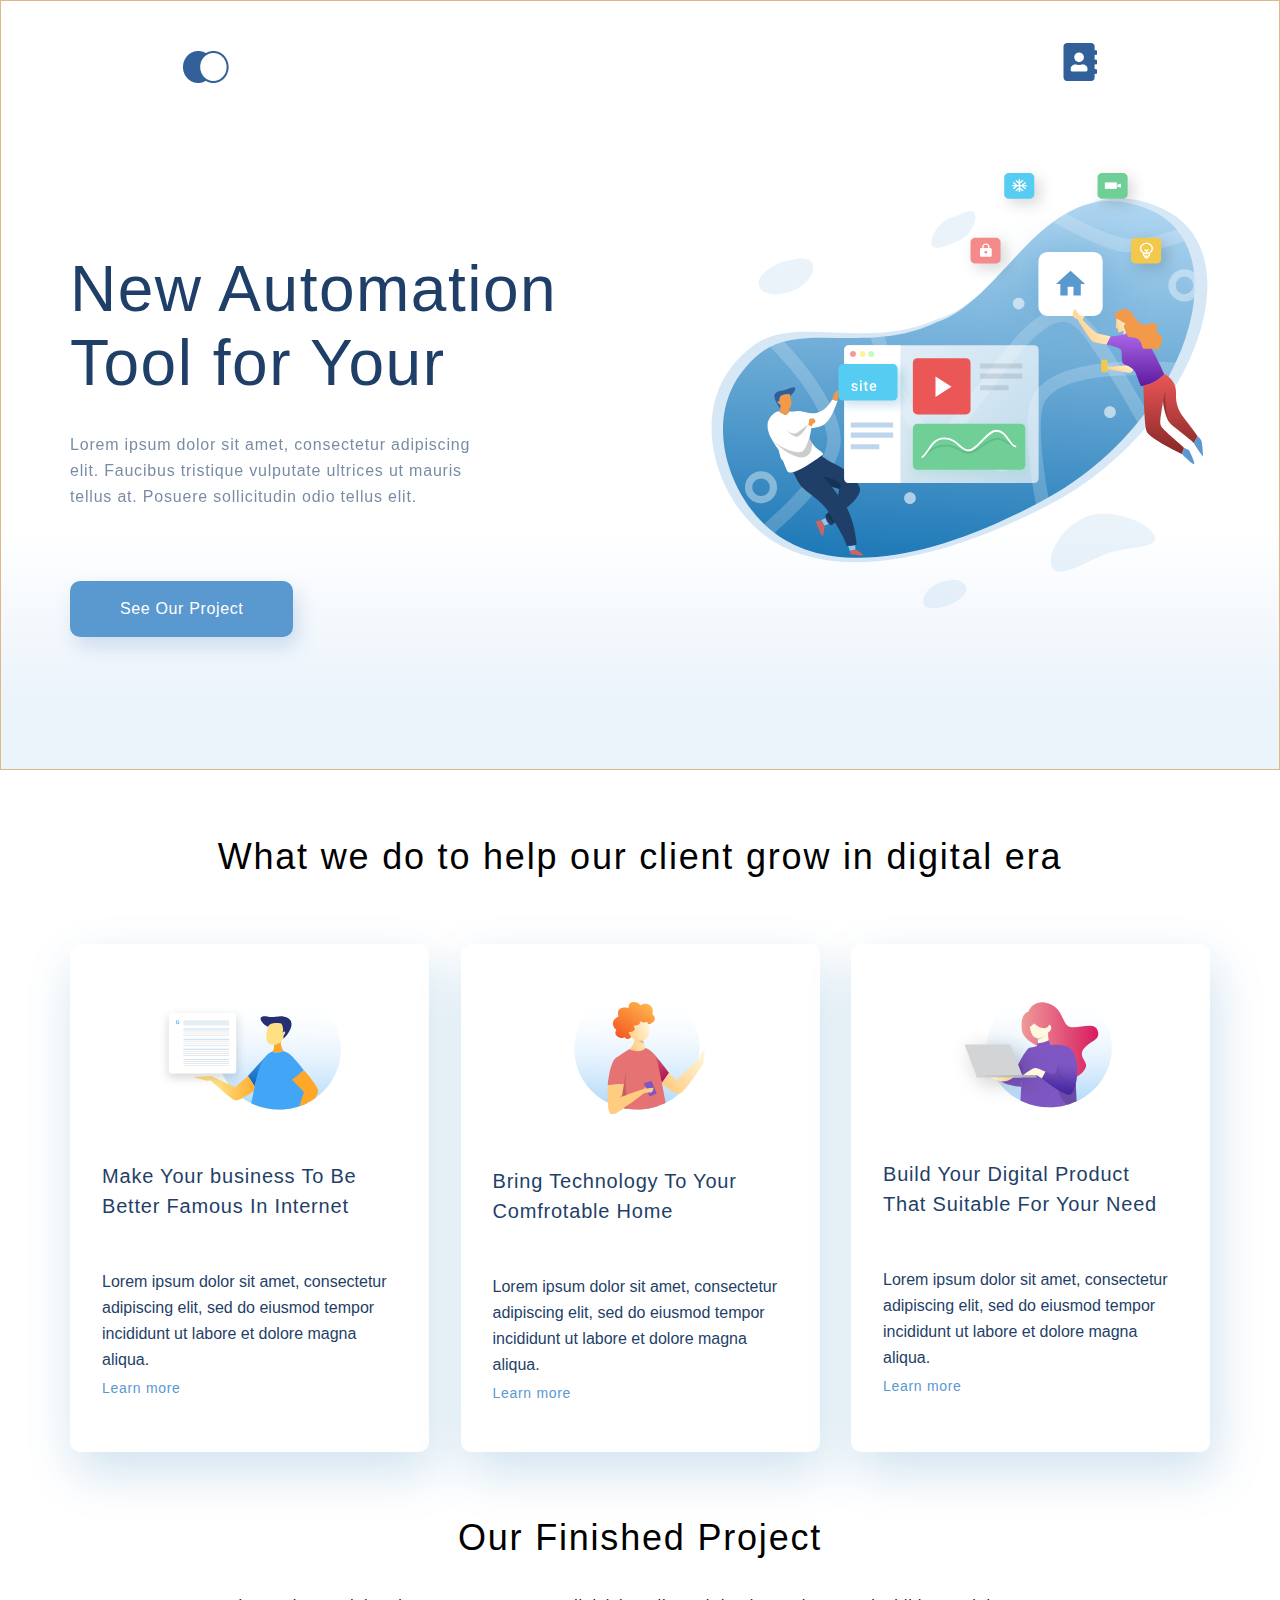
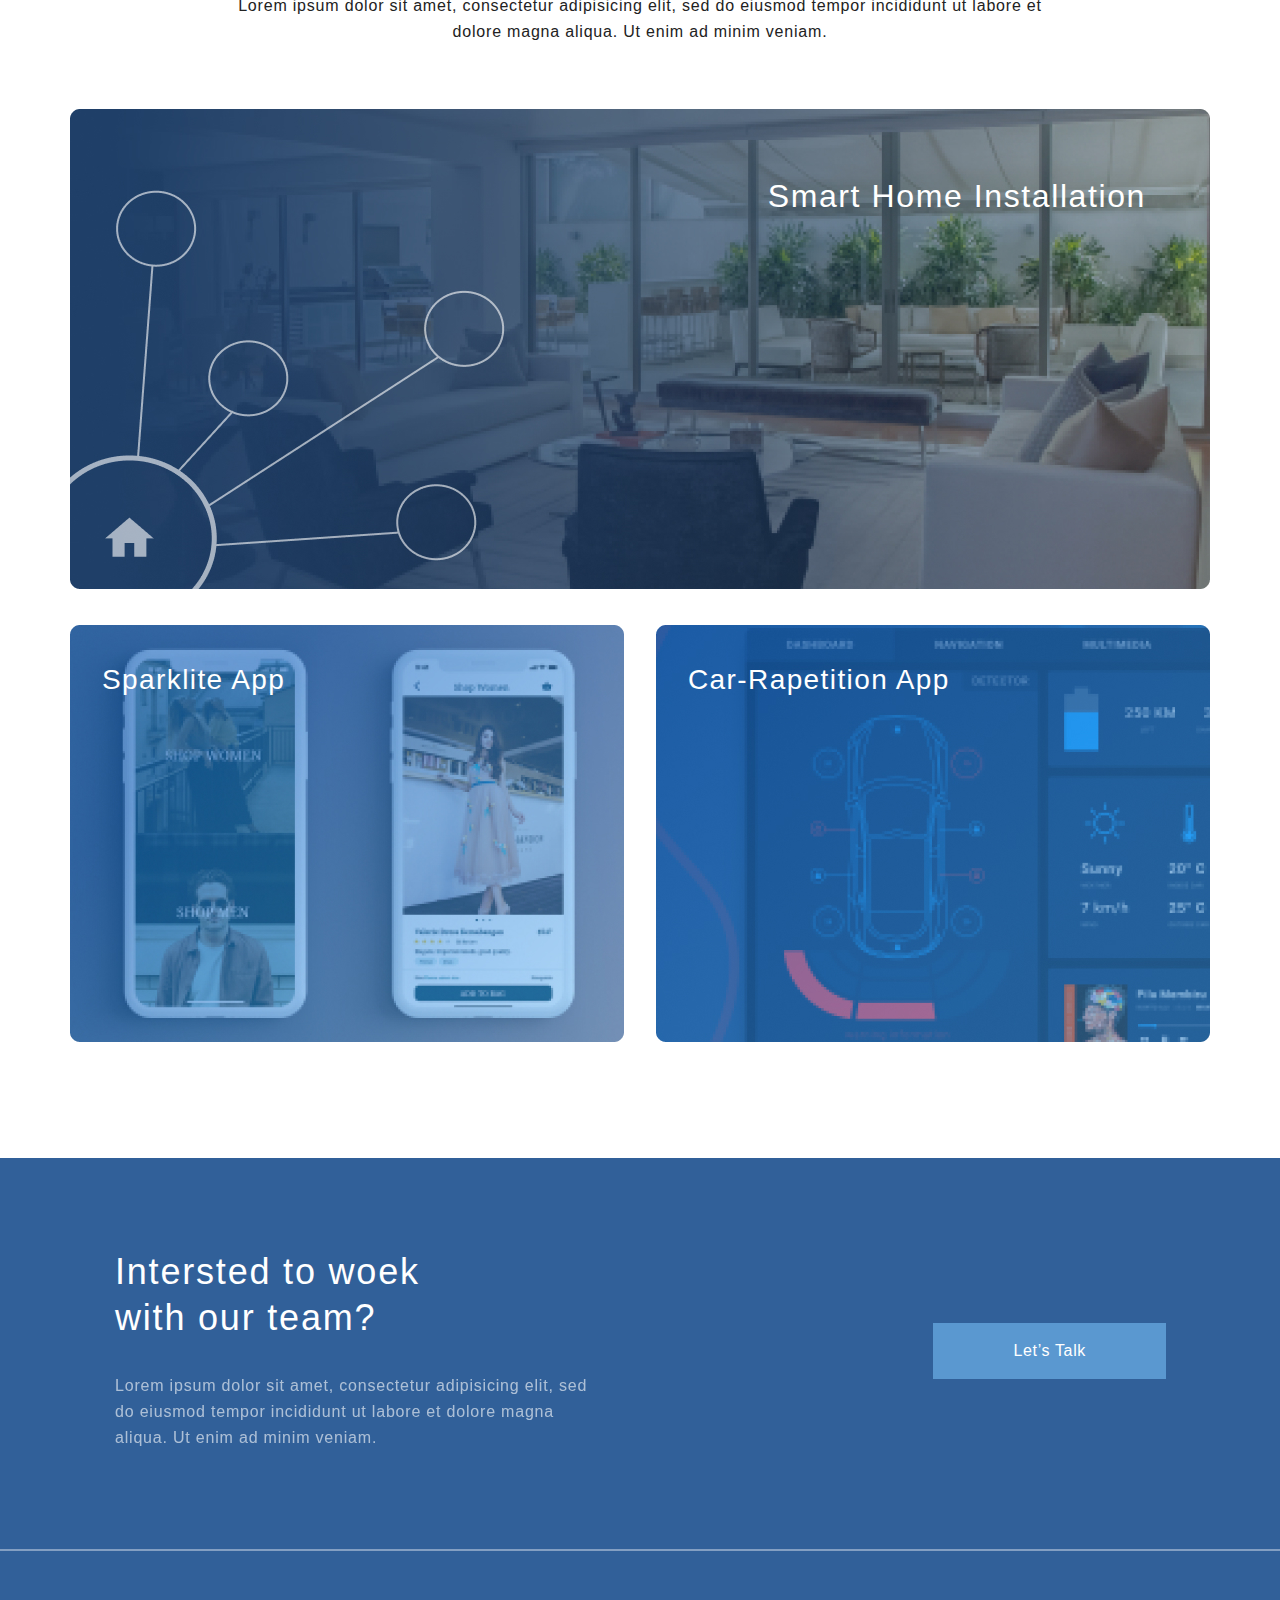
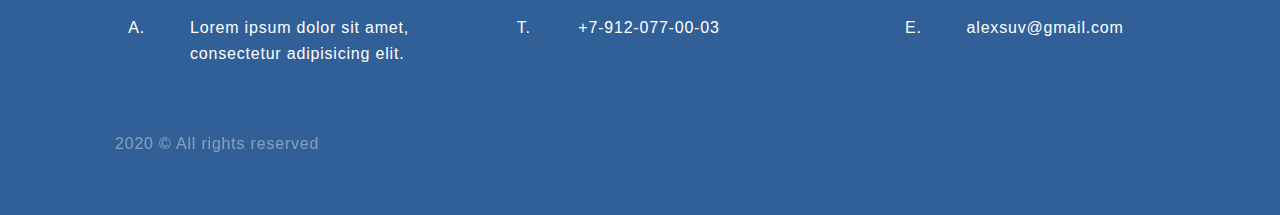
<file: index.html>
<!DOCTYPE html>
<html lang="en">

<head>
    <meta charset="UTF-8">
    <meta name="viewport" content="width=device-width, initial-scale=1.0">
    <title>Document</title>
    <link rel="stylesheet" href="style.css">


</head>


<body>
    <div class="top">
        <div class="container top_content_box">
            <ul class="menu">
                <li><a id="top" href="index.html"><img src="pictures/logo.jpg" alt="logo"></a></li>
                <li><a href="contacts.html"><img src="pictures/Vector.jpg" alt="Vector"></a></li>
            </ul>
            <div class="top_info">
                <h1 class="heading1">New Automation Tool for Your</h1>
                <p class="punderh1">Lorem ipsum dolor sit amet, consectetur adipiscing elit. Faucibus tristique
                    vulputate ultrices ut mauris tellus at. Posuere sollicitudin odio tellus elit.</p>
                <a href="#" class="top_button">See Our Project</a>
            </div>
        </div>
    </div>


    <div class="what_we_do container">
        <h3 class="heading3">What we do to help our client grow in digital era</h3>
        <div class="cards">
            <div class="what_we_do_item">
                <img src="pictures/c-1.svg" class="card_img" alt="card 1">
                <h4 class="heading4 head_mini">Make Your business To Be
                    Better Famous In Internet</h4>
                <p>Lorem ipsum dolor sit amet, consectetur adipiscing elit, sed do eiusmod tempor incididunt ut labore
                    et dolore magna aliqua.
                </p>
                <a href="" class="card__link">Learn more</a>
            </div>
            <div class="what_we_do_item">
                <img src="pictures/c-2.svg" class="card_img" alt="card 2">
                <h4 class="heading4">Bring Technology To Your Comfrotable Home</h4>
                <p>Lorem ipsum dolor sit amet, consectetur adipiscing elit, sed do eiusmod tempor incididunt ut labore
                    et dolore magna aliqua.
                </p>
                <a href="" class="card__link">Learn more</a>
            </div>
            <div class="what_we_do_item">
                <img src="pictures/c-3.svg" class="card_img" alt="card 3">
                <h4 class="heading4">Build Your Digital Product That Suitable For Your Need</h4>
                <p>Lorem ipsum dolor sit amet, consectetur adipiscing elit, sed do eiusmod tempor incididunt ut labore
                    et dolore magna aliqua.
                </p>
                <a href="" class="card__link">Learn more</a>
            </div>
        </div>

    </div>

    <div class="project container">
        <h3 class="heading3 progect-heading3">Our Finished Project</h3>
        <p class="text_project">Lorem ipsum dolor sit amet, consectetur adipisicing elit, sed do eiusmod tempor
            incididunt ut labore et dolore magna aliqua. Ut enim ad minim veniam.</p>
        <div class="project__item">
            <img class="project__img" src="pictures/MaskGroup.jpg" alt="photo">
            <p class="project__text">Smart Home Installation</p>
        </div>
        <div class="project__parent">
            <div class="project__item project__item_marg">
                <img class="project__img" src="pictures/MaskGroup_2.jpg" alt="photo 1">
                <p class="project__text_mini">Sparklite App</p>
            </div>
            <div class="project__item project__item_mar">
                <img class="project__img" src="pictures/MaskGroup_1.jpg" alt="photo 2">
                <p class="project__text_mini">Car-Rapetition App</p>
            </div>
        </div>
    </div>

    <div class="footer">
        <div class="upper_footer">
            <div class="footer_upper_block">
                <h3 class="heading3 h3upper_footer">Intersted to woek with our team?</h3>
                <p class="footer_text">Lorem ipsum dolor sit amet, consectetur adipisicing elit, sed do eiusmod tempor
                    incididunt ut labore et
                    dolore magna aliqua. Ut enim ad minim veniam.</p>
            </div>
            <a href="#" class="footer_button">Let’s Talk</a>
        </div>
        <hr class="hr_bot">
        <ul class="footer_list">
            <li class="list_1">A. </li>
            <li class="list">Lorem ipsum dolor sit amet, consectetur adipisicing elit.</li>

            <li class="list_1">T. </li>
            <li class="list">+7-912-077-00-03</li>

            <li class="list_1">E. </li>
            <li class="list">alexsuv@gmail.com</li>

        </ul>

        <p class="rights">2020 &copy; All rights reserved</p>

    </div>
</body>



</html>
</file>
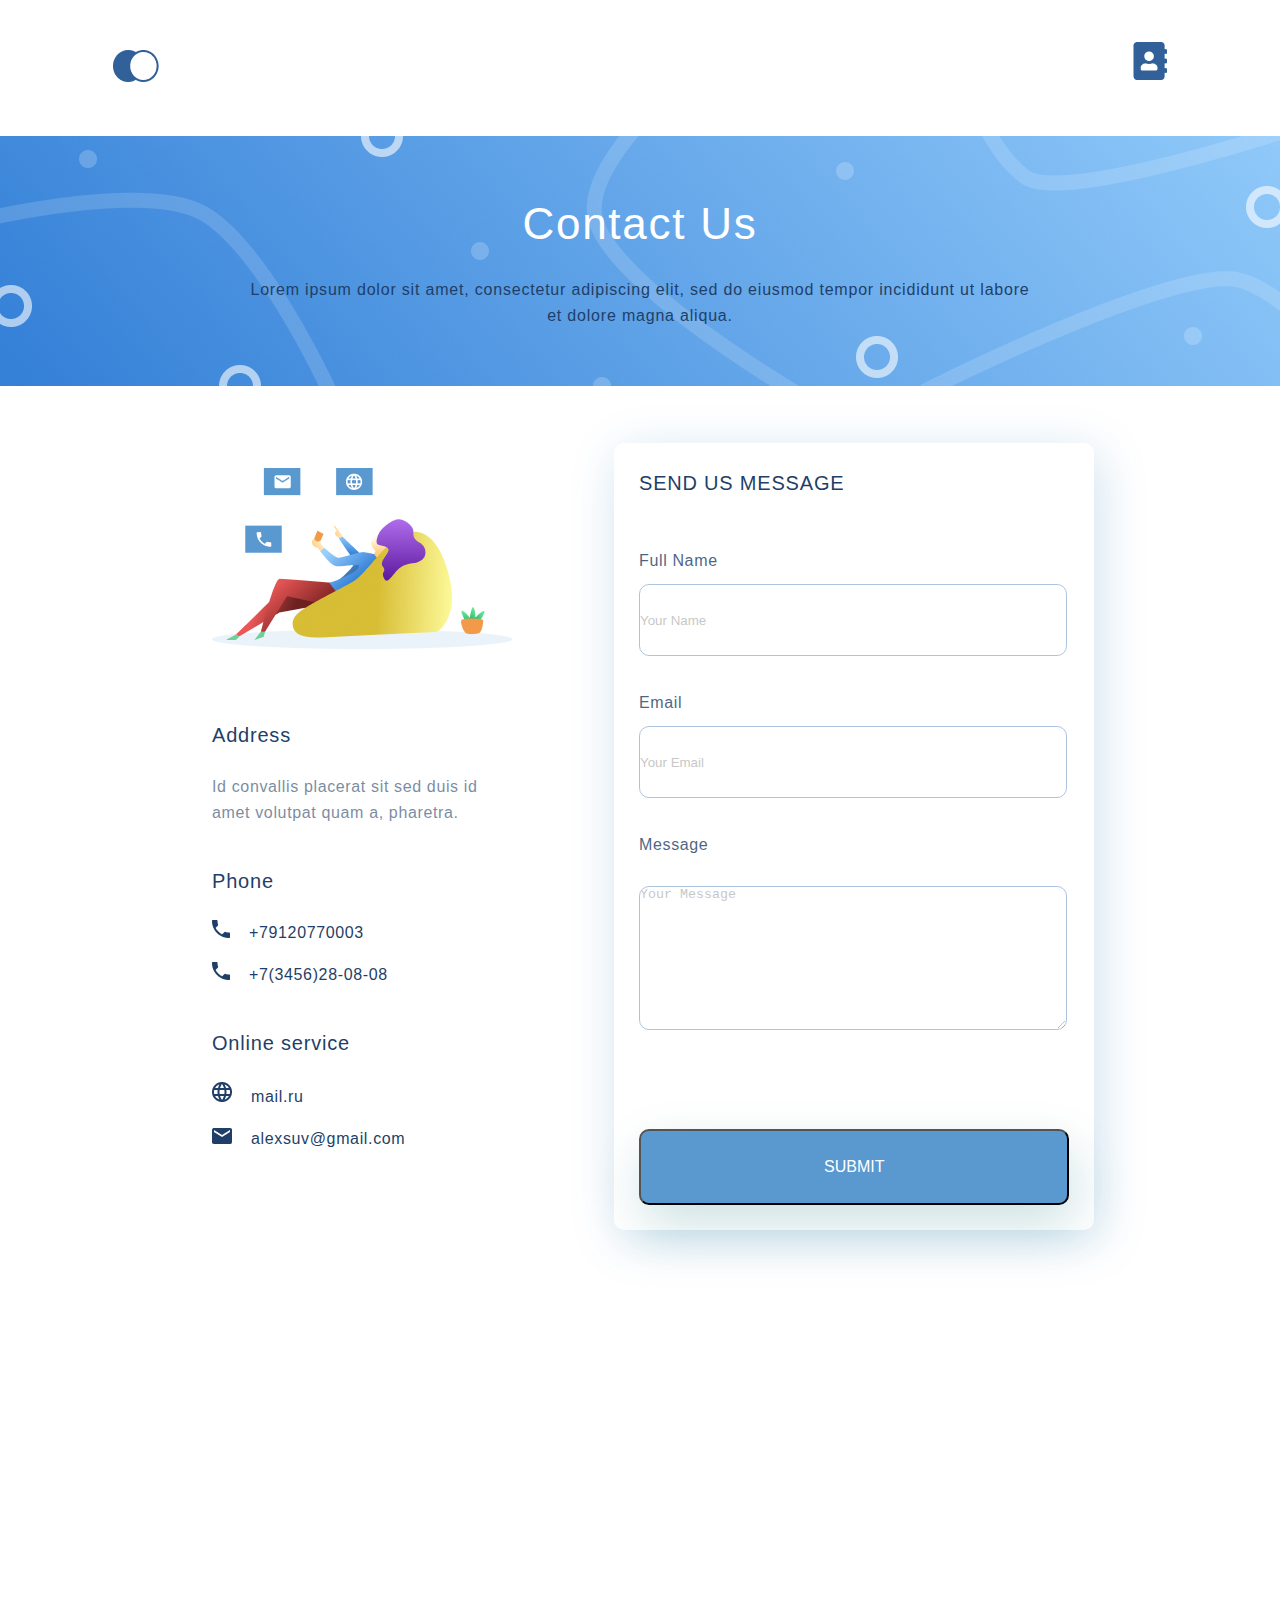
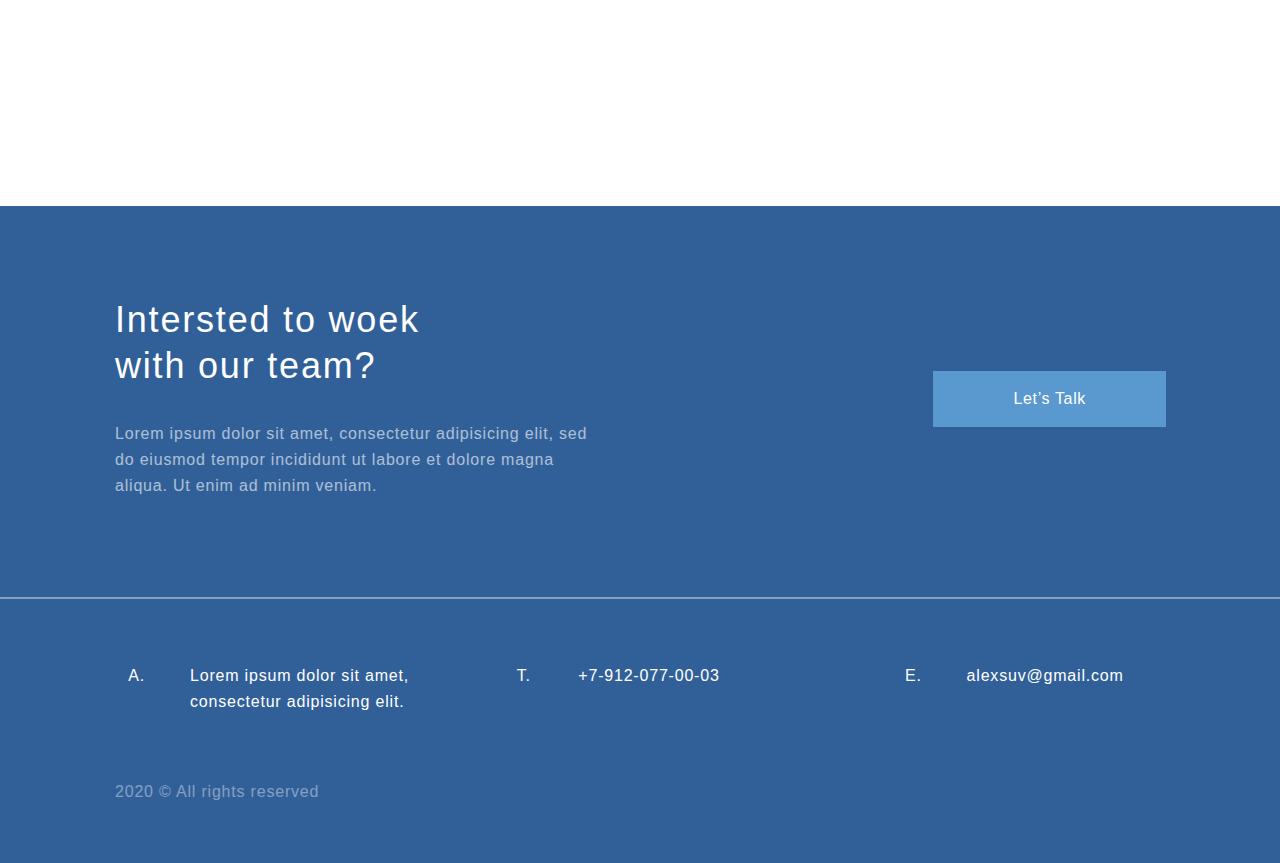
<file: contacts.html>
<!DOCTYPE html>
<html lang="en">

<head>
    <meta charset="UTF-8">
    <meta name="viewport" content="width=device-width, initial-scale=1.0">
    <title>Document</title>
    <link rel="stylesheet" href="style.css">


</head>


<body>
    <div class="container-cont">

        <div class="head">
            <ul class="menu contact_menu">
                <li><a id="top" href="index.html"><img src="pictures/logo.jpg" alt="logo"></a></li>
                <li><a href="contacts.html"><img src="pictures/Vector.jpg" alt="Vector"></a></li>
            </ul>
        </div>
        <div class="contacts-head">
            <div class="nameandcontacts">
                <h2 class="heading2">Contact Us</h2>
            </div>
            <div class="pic">
                <p>Lorem ipsum dolor sit amet, consectetur adipiscing elit,
                    sed do eiusmod tempor incididunt ut labore et dolore magna
                    aliqua.</p>

            </div>
        </div>
    </div>
    <div class="content">
        <div class="info">
            <div class="contact-img">
                <img src="pictures/img-cont.png" alt="image">
            </div>
            <div class="communication">
                <div class="address">
                    <h4 class="heading4 cont"> Address</h4>
                    <p class="communicat_cont">Id convallis placerat sit sed duis
                        id amet volutpat quam a, pharetra.
                    </p>
                </div>
                <div class="phone">
                    <h4 class="heading4 heading-phone">Phone</h4>
                    <ul class="contact-tel">
                        <li class="contact-tel1"><a class="phone_margin" href=""><img src="pictures/phone.png"
                                    alt="phone"></a>+79120770003</li>
                        <li><a class="phone_margin" href=""><img src="pictures/phone.png"
                                    alt="phone"></a>+7(3456)28-08-08</li>
                    </ul>
                </div>
                <div class="online">
                    <h4 class="heading4 heading-phone">Online service</h4>
                    <ul class="contact-tel">
                        <li class="contact-tel1"><a class="phone_margin" href=""><img src="pictures/web.png"
                                    alt="phone"></a>mail.ru</li>
                        <li class="contact-tel1"><a class="phone_margin" href=""><img src="pictures/mail.png"
                                    alt="phone"></a>alexsuv@gmail.com</li>
                    </ul>
                </div>
            </div>

        </div>

        <div class="message">
            <h4 class="heading4 message_heading4">SEND US MESSAGE</h4>
            <div class="mesage-name">Full Name</div>
            <input class="inputtext" type="text" placeholder="Your Name"><br>
            <div class="mesage-name">Email</div>
            <input class="inputtext" type="email" placeholder="Your Email"><br>
            <div class="mesage-name">Message</div> <br>
            <textarea class="user-message" cols="30" rows="10" placeholder="Your Message"></textarea><br>
            <button class="but"> SUBMIT</button>
        </div>

    </div>

    <div class="map">
        <iframe
            src="https://yandex.ru/map-widget/v1/?um=constructor%3A294a59d9b8ea248abd22d54508db34b659c50858e69cc0739ecf1f2c8ef19e55&amp;source=constructor"
            width="940" height="384" frameborder="0"></iframe>

    </div>

    <div class="footer">
        <div class="upper_footer">
            <div class="footer_upper_block">
                <h3 class="heading3 h3upper_footer">Intersted to woek with our team?</h3>
                <p class="footer_text">Lorem ipsum dolor sit amet, consectetur adipisicing elit, sed do eiusmod tempor
                    incididunt ut labore et
                    dolore magna aliqua. Ut enim ad minim veniam.</p>
            </div>
            <a href="#" class="footer_button">Let’s Talk</a>
        </div>
        <hr class="hr_bot">
        <ul class="footer_list">
            <li class="list_1">A. </li>
            <li class="list">Lorem ipsum dolor sit amet, consectetur adipisicing elit.</li>

            <li class="list_1">T. </li>
            <li class="list">+7-912-077-00-03</li>

            <li class="list_1">E. </li>
            <li class="list">alexsuv@gmail.com</li>

        </ul>
        <p class="rights">2020 &copy; All rights reserved</p>

    </div>
</body>



</html>
</file>
<file: style.css>
* {margin: 0; padding: 0;}

body{
    font-family: sans-serif;
}
p{
    font-size: 16px;
    line-height: 26px;
    color: #1F3F68;
}
.nameandcontacts_phone{
    display: flex;
    flex-direction: column;
    align-items: flex-end;
}
.h4phone{
    padding-right: 61px;
}
.heading1{
    width: 510px;
    font-size: 64px;
    font-weight: 300;
    color: #1f3f68;
    line-height: 74px;
    letter-spacing: 0.04cm;
    margin-bottom: 32px;
}
.punderh1{
    width: 425px;
    font-size: 16px;
    line-height: 26px;
    letter-spacing: 0.05em;
    color: #1F3F68;
    opacity: 0.6;
}

.heading2{
    font-weight: 500;
    font-size: 44px;
    line-height: 74px;
    text-align: center;
    letter-spacing: 0.04em;
    color: #FFFFFF;
    padding-top: 51px;
    
}
.heading3{
    font-weight: 300;
    font-size: 36px;
    line-height: 46px;
    text-align: center;
    letter-spacing: 0.05em;
}
.heading4{
    font-size: 20px;
    line-height: 30px;
    font-weight: 500;
    letter-spacing: 0.04em;
    color: #1F3F68; 
    margin-bottom: 48px;
}
.heading-content {
    text-align: center;
    max-width: 1140px;
    margin: 0 auto;
    padding-top: 64px;
}
.inputtext{
    width: 428px;
    height: 72px;
    border: 1px solid #356EAD;
    box-sizing: border-box;
    border-radius: 10px;
    opacity: 0.4;
}
.but{
    padding: 23px 183px;
    text-decoration: none;
    display: inline-block;
    margin-top: 95px;
    background: #5A98D0;
    box-shadow: 5px 20px 50px rgba(16,112,117,0.2);
    border-radius: 10px;
    font-weight: 500;
    font-size: 16px;
    line-height: 26px;
    text-align: center;
    color: #FFFFFF;
    text-transform: uppercase;
}
.progect-heading3 {
    margin-top: 63px;
}

/*divs cont*/


.menu{
    display: flex;
    justify-content: space-between;
    list-style-type: none;
    padding: 42px 113px;


}
.content{
    display: flex;
    justify-content: space-around;

    margin-left: 212px;
    margin-right: 212px;
    margin-bottom: 96px;
    margin-top: 57px;
}
.contacts-head {
    background-image: url(pictures/contacts\ up.png);
    width: 100%;
    height: 250px;
    left: 0px;
    top: 129px;
    justify-content: center;

}

.info{
    width: 301px;
    margin-right: 101px;

    float: left;
    padding-top: 25px;
    display: flex;
    flex-direction: column;

}
.contact-img {
    max-width: 100%;
    height: auto;
    box-sizing: border-box;
}
.cont {
    margin-bottom: 24px;
    margin-top: 67px;
}
.communication {

}
.communicat_cont {
    font-weight: 300;
    font-size: 16px;
    line-height: 26px;
    letter-spacing: 0.04em;
    color: #1F3F68;
    opacity: 0.6;
}
.phone {
    margin-top: 40px;
    margin-bottom: 40px;
}
.heading-phone {
    margin-bottom: 24px;
}
.contact-tel {
    font-weight: 300;
    font-size: 16px;
    line-height: 26px;
    letter-spacing: 0.04em;
    color: #1F3F68;
    list-style-type: none;
}
.contact-tel1 {
    margin-bottom: 16px;
}
.phone_margin {
    margin-right: 19px;
}
.message{
    flex-grow: 1;
    background: #FFFFFF;
    box-shadow: 5px 10px 50px rgba(16, 112, 177, 0.2);
    border-radius: 10px;
    padding: 25px;
}
.mesage-name {
    font-size: 16px;
    line-height: 30px;
    letter-spacing: 0.04em;

    color: #1F3F68;
    opacity: 0.8;
    margin-bottom: 8px;
    margin-top: 32px;
}
.user-message {
    width: 428px;
    height: 144px;
    border: 1px solid #356EAD;
    box-sizing: border-box;
    border-radius: 10px;
    opacity: 0.4  
}
.footer{
    height: 657px;
    background: #316099;

}
.rights{
    margin-left: 115px;
    padding-top: 64px;
    font-size: 16px;
    line-height: 26px;
    letter-spacing: 0.05em;
    color: #FFFFFF;
    opacity: 0.4;
}
.container{
    max-width: 1140px;
    margin: 0 auto;
    
}
.what_we_do{
    padding-top: 64px;
}
.container-cont {
    max-width: 1366px;
    max-height: 471px;
    left: 0px;
    top: 18px;
}
.cards{
    display: flex;
    justify-content: space-between;
    padding-top: 64px;

}
.what_we_do_item{
    width: 359px;
    padding: 44px 32px;
    box-sizing: border-box;
    background: #FFFFFF;
    box-shadow: 5px 20px 50px rgba(16, 112, 177, 0.2);
    border-radius: 10px;
    display: flex;
    flex-direction: column;
}
.upper_footer{
    margin: 0 auto;
    margin-left: 115px;
    display: flex;
    justify-content: space-between;     
}
.h3upper_footer{
    width: 340px;
    display: flex;
    justify-content: start;
    font-size: 36px;
    line-height: 46px;
    letter-spacing: 0.05em;
    color: #FFFFFF;
    padding-top: 91px;
    padding-bottom: 32px;
    text-align: left;
    
}
.footer_text{
    font-size: 16px;
    line-height: 26px;
    letter-spacing: 0.05em;
    color: #FFFFFF;
    opacity: 0.6;
    padding-bottom: 96px;
    
}
.footer_upper_block{
    width: 495px;
    
}
.top_button{
    font-size: 16px;
    line-height: 26px;
    text-align: center;
    letter-spacing: 0.04em;
    color: #FFFFFF;
    background: #5A98D0;
    box-shadow: 5px 10px 20px rgba(53, 110, 173, 0.2);
    border-radius: 10px;
    padding: 15px 50px;
    text-decoration: none;
    display: inline-block;
    margin-top: 71px;
}
.footer_button{
    font-size: 16px;
    line-height: 26px;
    text-align: center;
    letter-spacing: 0.04em;
    color: #FFFFFF;
    background: #5A98D0;
    padding: 15px 80px;
    display: inline-block;
    text-decoration: none;
    margin-right: 114px;
    margin-top: 165px;
    margin-bottom: 170px;
}
.hr_bot{
    opacity: 0.4;
    border: 1px solid #FFFFFF;
    margin-bottom: 64px;
}
.add_point_list{
    display: flex;
    text-align: left;
    
}
.footer_list{
    display: flex;  
    justify-content: space-around;
    font-size: 16px;
    line-height: 26px;
    letter-spacing: 0.05em;
    color: #FFFFFF;
    list-style-type:none;
    margin-left: 115px;
}
.list{
    width: 300px;
}
.list_1{
    width: 35px;
}
.pic{
    width: 780px;
    font-size: 20px;
    line-height: 30px;
    text-align: center;
    letter-spacing: 0.04em;
    color: rgba(255, 255, 255, 0.6);
    margin: 0 auto;
    padding-bottom: 49px;
    padding-top: 16px;
}
.map{
    width: 940px;
    height: 480px;
    margin: 0 auto;
}

.top{
    min-height: 768px;
    background: linear-gradient(0deg, #EBF3FB 8.84%, rgba(152, 195, 232, 0) 31.12%);
    border: 1px solid burlywood;
}
.top_info{
    padding-top: 115px;
    flex-grow: 1;
    background-image: url(pictures/illustration.svg);
    background-repeat: no-repeat;
    background-position: right;
    block-size: 50%;
    background-size: 44%;
}
.top_content_box{
    display: flex;
    flex-direction: column;
    height: 100%;
    max-width: 1140px;
}
.card__link{
    font-size: 14px;
    line-height: 30px;
    letter-spacing: 0.05em;
    color: #5A98D0;
    text-decoration: none;
}
.card_img{
    align-self: center;
    margin-bottom: 51px;
}

.text_project{
    font-size: 16px;
    line-height: 26px;
    margin: 32px auto 64px;
    letter-spacing: 0.05em;
    color: #222222;
    width: 75%;
    text-align: center;

}
.project__img{
    width: 100%;

}
.project__text{
    font-size: 32px;
    line-height: 46px;
    text-align: right;
    letter-spacing: 0.05em;
    color: #FFFFFF;
    position: absolute;
    top: 64px;
    right: 64px;

}

.project__text_mini{
    font-size: 28px;
    line-height: 46px;
    letter-spacing: 0.05em;
    color: #FFFFFF;
    position: absolute;
    top: 32px;
    left: 32px;
}

.project__item{
    position: relative;
    flex-grow: 1;
}
.project__parent{
    display: flex;
    justify-content: space-between;
    margin-top: 32px;
    margin-bottom: 112px;
}

.project__item_marg{
    margin-right: 32px;

}

@media(max-width: 1024px) {

    .top_content_box{
        padding-right: 32px;
        padding-left: 32px;
    }
    .menu {
        padding: 0;
        margin-top: 55px;
        margin-left: 32px;
        margin-right: 32px;
    }
    .container{
        padding-left: 32px;
        padding-right: 32px;
    }
    .top_info{
        background-position: bottom left 400px;
    }
    .cards {
        flex-direction: column;
        align-items: center;
    }
    .what_we_do_item {
        margin-bottom: 32px;
    }
    .project__item {
        margin-right: 17px;
        margin-left: 17px;
    }
    .project__parent {
        margin-bottom: 109px;
    }
    .footer {
        height: 100%;
    }
    .upper_footer {
        margin-left: 124px;
    }
    .footer_upper_block {
        width: 336px;
    }
    .h3upper_footer {
        width: 336px;
        height: 82px;
        padding-top: 47px;
    }
    .footer_text {
        width: 336px;
        height: 96px;
        padding-bottom: 64px;
    }
    .footer_button {
        margin-right: 150px;
        margin-top: 161px;
        margin-bottom: 139px;
        padding: 10px 35px;
    }
    .footer_list {
        flex-direction: column;
        margin-left: 124px;
    }
    .list {
        width: 455px;
        margin-bottom: 25px;
    }
    .rights {
        padding-top: 39px;
        padding-bottom: 64px;
    }
    /*divs cont*/
    .contacts-head {
       margin-top: 49px;
       margin-bottom: 64px; 
    }
    .nameandcontacts {
        top: 99px;
    }
    .pic {
        width: 520px;
        padding-bottom: 24px;
    }
    .content{
        display: flex;
        flex-direction: column;
        margin: 0 auto;
        justify-content: center;
    }
    .info {
        margin-right: 0;
        padding-top: 0;
        margin: 0 auto;
    }
    .message {
        width: 520px;
        height: 780px;
        margin: 0 auto;
      
        margin-top: 64px;
        margin-bottom: 64px;
        text-align: center;
    }
    .message_heading4 {
        width: 178.15px;
        height: 29.25px;
        text-align: left;
        margin-left: 50px;
     }
     .mesage-name {
        text-align: left;
        margin-left: 50px;
     }
     .map {
         width: 100%;
     }


}

@media(max-width: 667px) {
    .top {
        min-height: 376px;
        padding-bottom: 41px;
        box-sizing: border-box;
    }
    .heading1 {
        width: 100%;
        font-size: 32px;
        line-height: 37px;
        margin-bottom: 12px;
        text-align: center;
    }
    .top_info {
        padding-top: 36px;
        display: flex;
        flex-direction: column;
        align-items: center;
        background-image: none;
        text-align: center;
    }
    .punderh1{
        width: 100%;
    }
    .menu {
        padding-top: 24px;
        margin-top: 0;
        margin-left: 0;
        margin-right: 0;
    }
    .top_button {
        font-size: 12px;
        line-height: 26px;
        padding: 0 8px;
    }
    .heading3 {
        font-size: 24px;
        line-height: 28px;
        padding-left: 17px;
        padding-right: 17px;
    }
    .what_we_do{
        padding-top: 48px;
      }
    .cards {
        padding-top: 32px;
    }
    .what_we_do_item {
        width: 100%;
    }
    .text_project {
        width: 100%;
        text-align: center;
    }
    .project__text {
        font-size: 16px;
        line-height: 19px;
        top: 16px;
        right: 16px;
    }
    .project__text_mini {
        font-size: 16px;
        line-height: 19px;
        left: 16px;
    }
    .project__parent {
        flex-direction: column;
        margin-top: 16px;
        left: 16px;
        right: 16px;
        margin-bottom: 64px;
    }
    .project__item_marg {
        margin-right: 16px;
        margin-bottom: 16px;
    }
    .upper_footer {
        margin-top: 16px;
        margin-left: 16px;
        margin-right: 16px;
        flex-direction: column;
        text-align: center;
    
    }
    .footer_upper_block{
        width: 343px;
        margin: 0 auto;

    }
    .heading3 {
        font-size: 24px;
        line-height: 28px;
        text-align: center;
    }
    .footer_text {
        padding-bottom: 64px;
    }
    .footer_button {
        margin-left: 135px;
        margin-right: 135px;
        margin-top: 0;
        margin-bottom: 40px;
    }
    .hr_bot {
        margin-bottom: 32px;
    }
    .footer_list {
        margin-left: 16px;
    }
    .add_point_list {
        line-height: 19px;
    }
    .list_1 {
        margin-right: 23px;
    }
    .list {
        margin-bottom: 17px;
    }
    .rights {
        padding-top: 20px;
        width: 343px;
        padding-bottom: 32px;
    }
    /*divs cont*/
    .contact_menu {
        margin-top: 0;
        margin-left: 16px;
        margin-right: 16px;
    }
    .contacts-head {
        margin-top: 36px;
        margin-bottom: 36px;
    }
    .heading2 {
        font-size: 24px;
        line-height: 28px;
    }
    .pic {
        width: 341px;
    }
    .message {
        width: 342px;
  
        height: auto;
    }
    .message_heading4 {
        font-size: 16px;
        margin-left: 0;
    }
    .mesage-name {
        text-align: left;
        margin-left: 0;
    }
    .inputtext {
        margin-right: 35px;
        width: 100%;
    }
    .user-message {
        margin-right: 35px;
        width: 100%;
    }
    .but {
        width: 271.6px;
        height: 46.26px;
        padding: 0;
        margin-top: 46px;

    }



    
}
</file>
